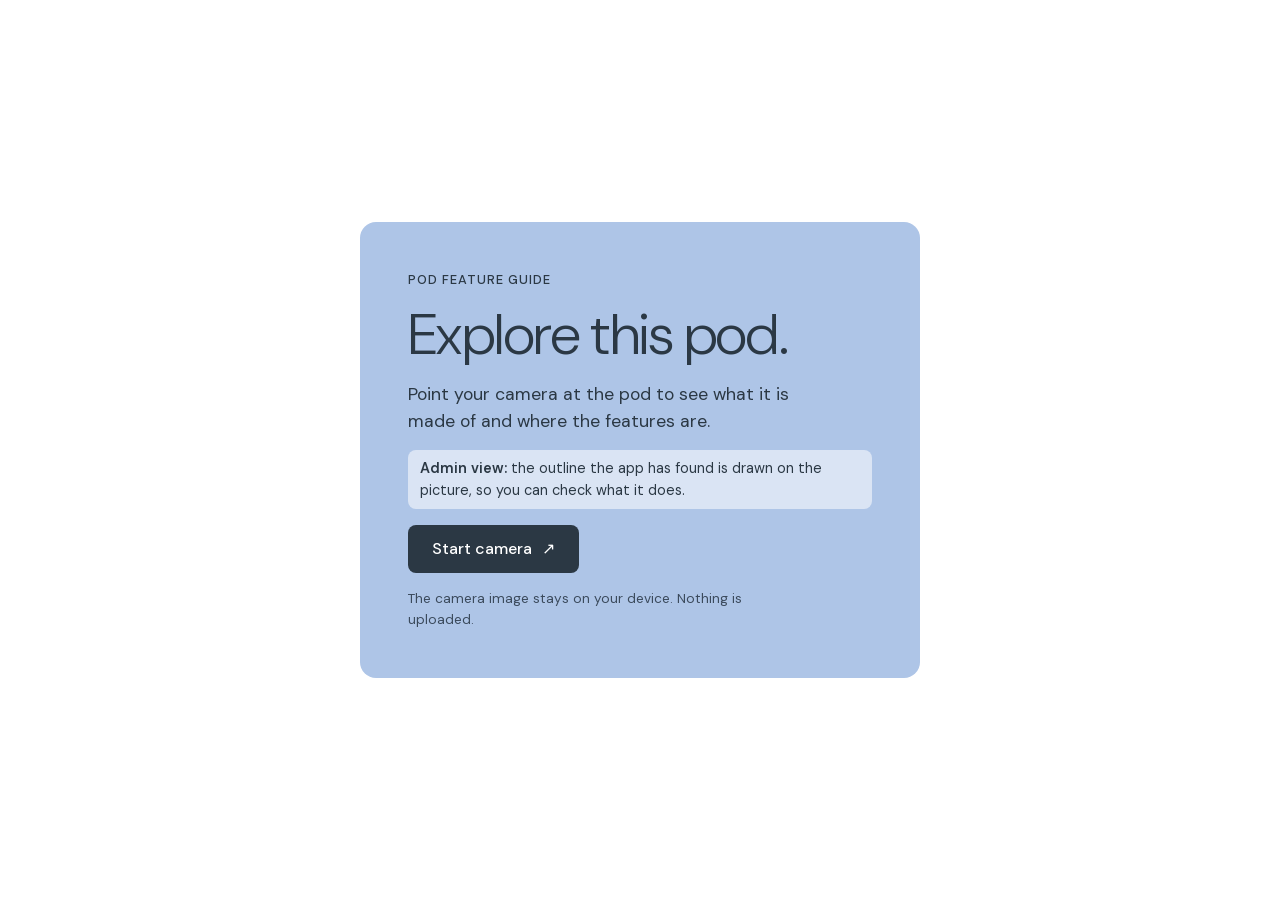
<file: index.html>
<!doctype html>
<html lang="en">
<head>
  <meta charset="utf-8">
  <meta name="viewport" content="width=device-width, initial-scale=1, viewport-fit=cover">
  <meta name="theme-color" content="#ffffff">
  <title>Pod Feature Guide (admin view)</title>
  <link rel="stylesheet" href="css/style.css">
</head>
<body>
  <section id="start">
    <div class="card">
      <p class="eyebrow">Pod feature guide</p>
      <h1>Explore this pod.</h1>
      <p class="lead">Point your camera at the pod to see what it is made of and where the features are.</p>
      <p class="admin-note"><strong>Admin view:</strong> the outline the app has found is drawn on the picture, so you can check what it does.</p>
      <button id="startBtn" type="button">Start camera <span aria-hidden="true">&#8599;</span></button>
      <p id="error" role="alert" hidden></p>
      <small>The camera image stays on your device. Nothing is uploaded.</small>
    </div>
  </section>

  <main id="stage" hidden>
    <video id="video" playsinline muted autoplay></video>
    <canvas id="overlay"></canvas>
    <div id="hotspots"></div>

    <div id="hint" role="status"></div>

    <div class="cam-controls">
      <button id="camBtn" type="button" hidden aria-label="Camera settings" aria-haspopup="true">
        <svg viewBox="0 0 24 24" width="22" height="22" aria-hidden="true" fill="none" stroke="currentColor" stroke-width="1.8"><path d="M4 8a2 2 0 0 1 2-2h1.2l.9-1.4A2 2 0 0 1 9.8 3.6h4.4a2 2 0 0 1 1.7 1L16.8 6H18a2 2 0 0 1 2 2v9a2 2 0 0 1-2 2H6a2 2 0 0 1-2-2V8Z"/><circle cx="12" cy="12.5" r="3.4"/></svg>
      </button>
      <div id="camPanel" hidden>
        <div id="camLenses" hidden></div>
        <label id="camZoomRow"><span id="camZoomLabel">Zoom</span><input id="camZoom" type="range" hidden></label>
      </div>
    </div>

    <div class="toolbar">
      <button id="resetBtn" type="button">Find pod again</button>
    </div>

    <aside id="sheet" hidden aria-live="polite">
      <button id="sheetClose" type="button" aria-label="Close">&times;</button>
      <h2 id="sheetTitle"></h2>
      <p id="sheetText"></p>
      <a id="sheetLink" target="_blank" rel="noopener">Open feature page &#8599;</a>
    </aside>

  </main>

    <div id="viewer" hidden role="dialog" aria-modal="true" aria-labelledby="viewerTitle">
      <div class="viewer-bar">
        <button id="viewerClose" type="button"><span aria-hidden="true">&larr;</span> Back to camera</button>
        <span id="viewerTitle"></span>
        <a id="viewerOpen" target="_blank" rel="noopener">Open in browser &#8599;</a>
      </div>
      <div class="viewer-body">
        <p id="viewerLoading">Loading&hellip;</p>
        <img id="viewerImg" alt="" hidden>
        <iframe id="viewerFrame" title="Feature page" referrerpolicy="no-referrer"
          sandbox="allow-scripts allow-same-origin allow-forms allow-popups allow-popups-to-escape-sandbox"></iframe>
      </div>
    </div>

  <script type="module" src="js/app.js"></script>
</body>
</html>
</file>
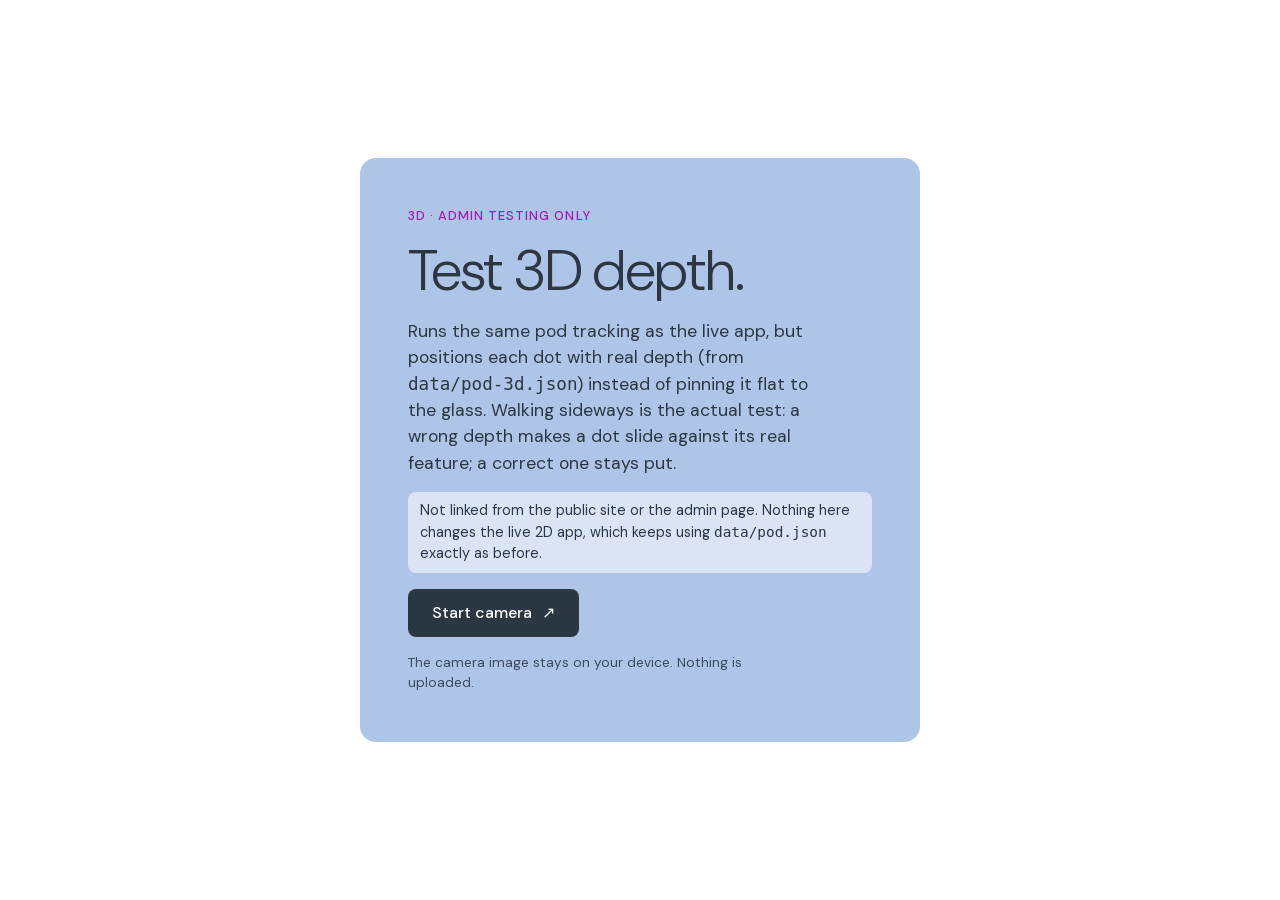
<file: admin3d/index.html>
<!doctype html>
<html lang="en">
<head>
  <meta charset="utf-8">
  <meta name="viewport" content="width=device-width, initial-scale=1, viewport-fit=cover">
  <meta name="theme-color" content="#ffffff">
  <title>3D pod test (admin)</title>
  <link rel="stylesheet" href="../css/style.css">
  <link rel="stylesheet" href="style3d.css">
</head>
<body>
  <section id="start">
    <div class="card">
      <p class="eyebrow badge3d">3D &middot; admin testing only</p>
      <h1>Test 3D depth.</h1>
      <p class="lead">Runs the same pod tracking as the live app, but positions each dot with real depth
        (from <code>data/pod-3d.json</code>) instead of pinning it flat to the glass. Walking sideways is the
        actual test: a wrong depth makes a dot slide against its real feature; a correct one stays put.</p>
      <p class="admin-note">Not linked from the public site or the admin page. Nothing here changes the live
        2D app, which keeps using <code>data/pod.json</code> exactly as before.</p>
      <button id="startBtn" type="button">Start camera <span aria-hidden="true">&#8599;</span></button>
      <p id="error" role="alert" hidden></p>
      <small>The camera image stays on your device. Nothing is uploaded.</small>
    </div>
  </section>

  <main id="stage" hidden>
    <video id="video" playsinline muted autoplay></video>
    <canvas id="overlay"></canvas>
    <div id="hotspots"></div>

    <div class="cam-controls">
      <button id="camBtn" type="button" hidden aria-label="Camera settings" aria-haspopup="true">
        <svg viewBox="0 0 24 24" width="22" height="22" aria-hidden="true" fill="none" stroke="currentColor" stroke-width="1.8"><path d="M4 8a2 2 0 0 1 2-2h1.2l.9-1.4A2 2 0 0 1 9.8 3.6h4.4a2 2 0 0 1 1.7 1L16.8 6H18a2 2 0 0 1 2 2v9a2 2 0 0 1-2 2H6a2 2 0 0 1-2-2V8Z"/><circle cx="12" cy="12.5" r="3.4"/></svg>
      </button>
      <div id="camPanel" hidden>
        <div id="camLenses" hidden></div>
        <label id="camZoomRow"><span id="camZoomLabel">Zoom</span><input id="camZoom" type="range" hidden></label>
      </div>
    </div>

    <div id="diag"></div>
    <div id="hint" role="status"></div>
    <div class="toolbar">
      <button id="resetBtn" type="button">Find pod again</button>
    </div>

    <aside id="sheet" hidden aria-live="polite">
      <button id="sheetClose" type="button" aria-label="Close">&times;</button>
      <h2 id="sheetTitle"></h2>
      <p id="sheetText"></p>
      <a id="sheetLink" target="_blank" rel="noopener">Open feature page &#8599;</a>
    </aside>
  </main>

  <script type="module" src="app3d.js"></script>
</body>
</html>
</file>
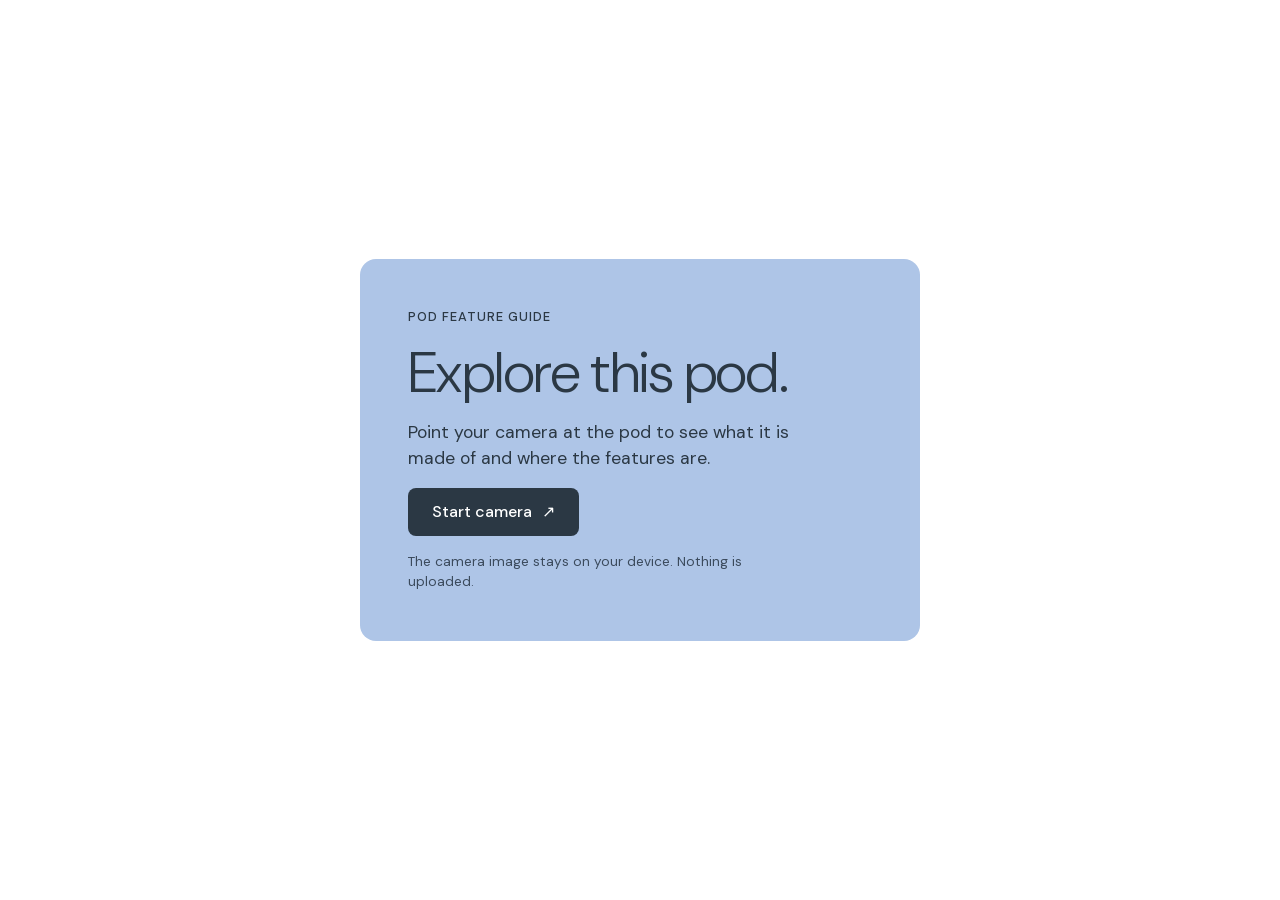
<file: user/index.html>
<!doctype html>
<html lang="en" data-mode="user">
<head>
  <meta charset="utf-8">
  <meta name="viewport" content="width=device-width, initial-scale=1, viewport-fit=cover">
  <meta name="theme-color" content="#ffffff">
  <title>Pod Feature Guide</title>
  <link rel="stylesheet" href="../css/style.css">
</head>
<body>
  <section id="start">
    <div class="card">
      <p class="eyebrow">Pod feature guide</p>
      <h1>Explore this pod.</h1>
      <p class="lead">Point your camera at the pod to see what it is made of and where the features are.</p>
      <button id="startBtn" type="button">Start camera <span aria-hidden="true">&#8599;</span></button>
      <p id="error" role="alert" hidden></p>
      <small>The camera image stays on your device. Nothing is uploaded.</small>
    </div>
  </section>

  <main id="stage" hidden>
    <video id="video" playsinline muted autoplay></video>
    <canvas id="overlay"></canvas>
    <div id="hotspots"></div>

    <div id="hint" role="status"></div>

    <div class="cam-controls">
      <button id="camBtn" type="button" hidden aria-label="Camera settings" aria-haspopup="true">
        <svg viewBox="0 0 24 24" width="22" height="22" aria-hidden="true" fill="none" stroke="currentColor" stroke-width="1.8"><path d="M4 8a2 2 0 0 1 2-2h1.2l.9-1.4A2 2 0 0 1 9.8 3.6h4.4a2 2 0 0 1 1.7 1L16.8 6H18a2 2 0 0 1 2 2v9a2 2 0 0 1-2 2H6a2 2 0 0 1-2-2V8Z"/><circle cx="12" cy="12.5" r="3.4"/></svg>
      </button>
      <div id="camPanel" hidden>
        <div id="camLenses" hidden></div>
        <label id="camZoomRow"><span id="camZoomLabel">Zoom</span><input id="camZoom" type="range" hidden></label>
      </div>
    </div>

    <div class="toolbar">
      <button id="resetBtn" type="button">Scan again</button>
    </div>

    <aside id="sheet" hidden aria-live="polite">
      <button id="sheetClose" type="button" aria-label="Close">&times;</button>
      <h2 id="sheetTitle"></h2>
      <p id="sheetText"></p>
      <a id="sheetLink" target="_blank" rel="noopener">Open feature page &#8599;</a>
    </aside>

  </main>

    <div id="viewer" hidden role="dialog" aria-modal="true" aria-labelledby="viewerTitle">
      <div class="viewer-bar">
        <button id="viewerClose" type="button"><span aria-hidden="true">&larr;</span> Back to camera</button>
        <span id="viewerTitle"></span>
        <a id="viewerOpen" target="_blank" rel="noopener">Open in browser &#8599;</a>
      </div>
      <div class="viewer-body">
        <p id="viewerLoading">Loading&hellip;</p>
        <img id="viewerImg" alt="" hidden>
        <iframe id="viewerFrame" title="Feature page" referrerpolicy="no-referrer"
          sandbox="allow-scripts allow-same-origin allow-forms allow-popups allow-popups-to-escape-sandbox"></iframe>
      </div>
    </div>

  <script type="module" src="../js/app.js"></script>
</body>
</html>
</file>
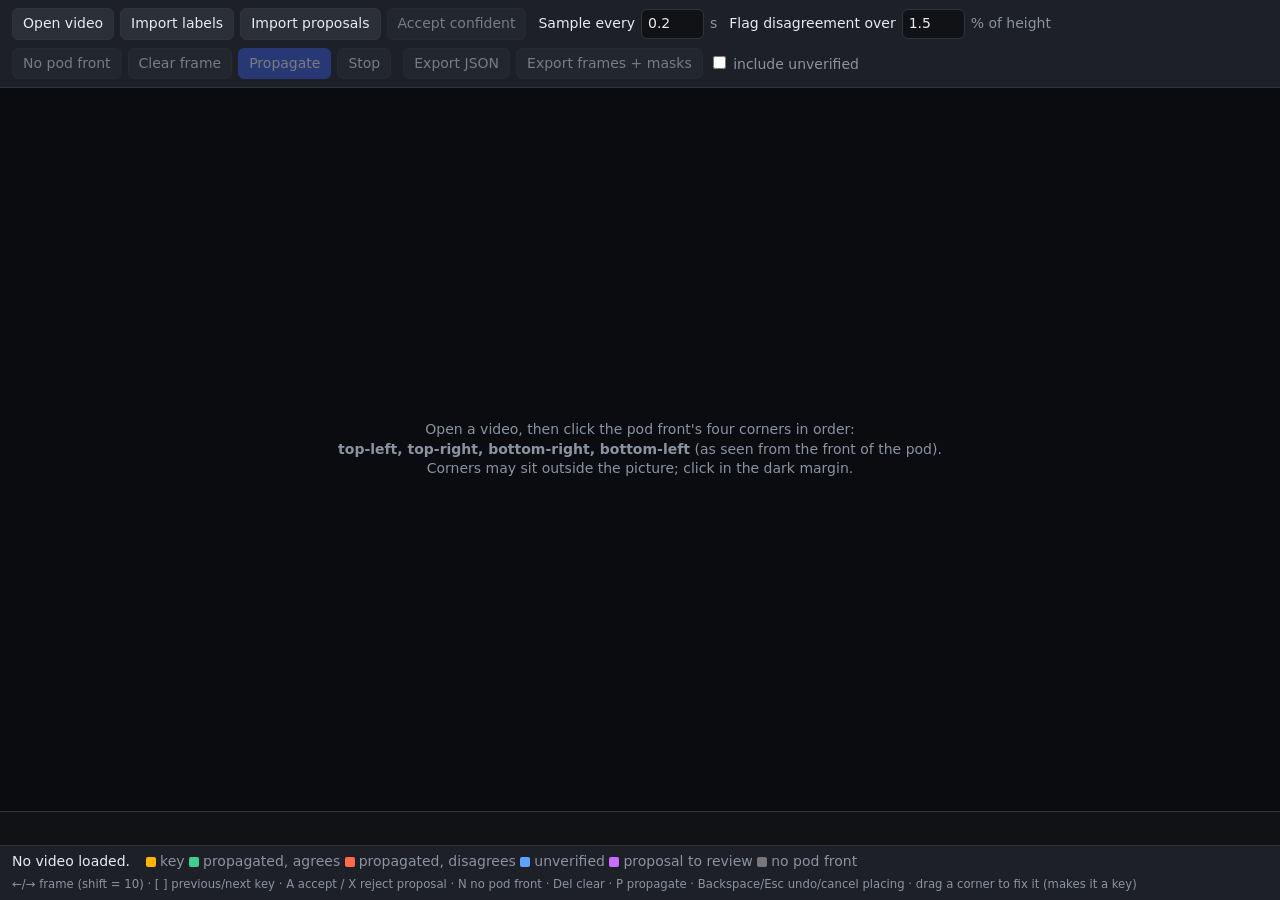
<file: tools/label.html>
<!doctype html>
<html lang="en">
<head>
  <meta charset="utf-8">
  <meta name="viewport" content="width=device-width, initial-scale=1">
  <title>Pod front labeller</title>
  <style>
    :root { --bg: #14161a; --panel: #1d2026; --line: #2f343d; --fg: #e8eaee; --dim: #8b93a1; --key: #ffb400; --ok: #3ecf8e; --warn: #ff6b4a; --unv: #5ea1ff; }
    * { box-sizing: border-box; }
    html, body { height: 100%; margin: 0; background: var(--bg); color: var(--fg); font: 14px/1.4 system-ui, sans-serif; }
    body { display: grid; grid-template-rows: auto 1fr auto auto; height: 100dvh; }
    header { display: flex; flex-wrap: wrap; gap: 8px 12px; align-items: center; padding: 8px 12px; background: var(--panel); border-bottom: 1px solid var(--line); }
    header .grp { display: flex; gap: 6px; align-items: center; }
    button, label.btn { background: #2a2f38; color: var(--fg); border: 1px solid var(--line); border-radius: 6px; padding: 5px 10px; font: inherit; cursor: pointer; }
    button:hover:not(:disabled), label.btn:hover { background: #343a45; }
    button:disabled { opacity: .45; cursor: default; }
    button.primary { background: #3557d6; border-color: #3557d6; }
    input[type=number] { width: 4.5em; background: #101216; color: var(--fg); border: 1px solid var(--line); border-radius: 6px; padding: 4px 6px; font: inherit; }
    small, .dim { color: var(--dim); }
    #stage { position: relative; min-height: 0; }
    #view { position: absolute; inset: 0; width: 100%; height: 100%; touch-action: none; cursor: crosshair; }
    video { display: none; }
    #timeline { width: 100%; height: 34px; display: block; cursor: pointer; background: #101216; border-top: 1px solid var(--line); }
    footer { padding: 6px 12px 8px; background: var(--panel); border-top: 1px solid var(--line); display: flex; flex-wrap: wrap; gap: 4px 16px; }
    #status { font-variant-numeric: tabular-nums; }
    .sw { display: inline-block; width: 10px; height: 10px; border-radius: 2px; margin-right: 4px; vertical-align: -1px; }
    #empty[hidden] { display: none; }
    #empty { position: absolute; inset: 0; display: grid; place-items: center; text-align: center; color: var(--dim); pointer-events: none; padding: 24px; }
  </style>
</head>
<body>
  <header>
    <div class="grp">
      <label class="btn">Open video<input id="file" type="file" accept="video/*" hidden></label>
      <label class="btn">Import labels<input id="importFile" type="file" accept="application/json" hidden></label>
      <label class="btn">Import proposals<input id="propFile" type="file" accept="application/json" hidden></label>
      <button id="acceptOk" disabled title="Accept every confident (auto_ok) proposal">Accept confident</button>
    </div>
    <div class="grp"><label for="step">Sample every</label><input id="step" type="number" min="0.05" max="2" step="0.05" value="0.2"><span class="dim">s</span></div>
    <div class="grp"><label for="warn">Flag disagreement over</label><input id="warn" type="number" min="0.1" max="20" step="0.1" value="1.5"><span class="dim">% of height</span></div>
    <div class="grp">
      <button id="none" disabled title="N">No pod front</button>
      <button id="clear" disabled title="Delete">Clear frame</button>
      <button id="propagate" class="primary" disabled title="P">Propagate</button>
      <button id="stop" disabled>Stop</button>
    </div>
    <div class="grp">
      <button id="exportJson" disabled>Export JSON</button>
      <button id="exportDir" disabled>Export frames + masks</button>
      <label class="dim"><input id="incUnv" type="checkbox"> include unverified</label>
    </div>
  </header>

  <div id="stage">
    <canvas id="view"></canvas>
    <div id="empty"><div>Open a video, then click the pod front's four corners in order:<br><b>top-left, top-right, bottom-right, bottom-left</b> (as seen from the front of the pod).<br>Corners may sit outside the picture; click in the dark margin.</div></div>
  </div>
  <video id="video" muted playsinline preload="auto"></video>

  <canvas id="timeline"></canvas>
  <footer>
    <span id="status" role="status">No video loaded.</span>
    <span class="dim"><span class="sw" style="background:var(--key)"></span>key
      <span class="sw" style="background:var(--ok)"></span>propagated, agrees
      <span class="sw" style="background:var(--warn)"></span>propagated, disagrees
      <span class="sw" style="background:var(--unv)"></span>unverified
      <span class="sw" style="background:#c86bff"></span>proposal to review
      <span class="sw" style="background:#777"></span>no pod front</span>
    <small>&larr;/&rarr; frame (shift = 10) &middot; [ ] previous/next key &middot; A accept / X reject proposal &middot; N no pod front &middot; Del clear &middot; P propagate &middot; Backspace/Esc undo/cancel placing &middot; drag a corner to fix it (makes it a key)</small>
  </footer>

  <script type="module" src="label.js"></script>
</body>
</html>
</file>
<file: css/style.css>
@import url(fonts/fonts.css);

/* Look and feel follows silen.com: white pages, deep slate text, pale blue-grey surfaces, one soft blue
   accent, 8px buttons and 16px cards, an airy geometric sans (DM Sans stands in for their PP Object Sans). */
:root {
  --ink: #2b3844;
  --ink-2: #3b4a5c;
  --ink-3: #6b7a89;
  --surface: #eff2f4;
  --line: #dde3e8;
  --paper: #ffffff;
  --blue: #aec5e7;
  --blue-ink: #3366a4;
  --r-btn: 8px;
  --r-card: 16px;
  --shadow: 0 6px 24px rgba(43, 56, 68, 0.18);
  --gutter: 16px;
  --font: "DM Sans", system-ui, -apple-system, "Segoe UI", Roboto, sans-serif;
}

* { box-sizing: border-box; }

html, body {
  margin: 0;
  height: 100%;
  background: var(--paper);
  color: var(--ink);
  font-family: var(--font);
  font-size: 16px;
  line-height: 1.5;
  overflow: hidden;
  overscroll-behavior: none;
  -webkit-font-smoothing: antialiased;
}

button, a { font: inherit; }

/* ---------- start screen ---------- */

#start {
  height: 100%;
  display: flex;
  align-items: center;
  justify-content: center;
  padding: var(--gutter);
  background: var(--paper);
}
#start .card {
  width: 100%;
  max-width: 560px;
  padding: clamp(24px, 6vw, 48px);
  border-radius: var(--r-card);
  background: var(--blue);
  display: flex;
  flex-direction: column;
  align-items: flex-start;
  gap: 16px;
}
.eyebrow {
  margin: 0;
  font-size: 0.8rem;
  font-weight: 500;
  letter-spacing: 0.08em;
  text-transform: uppercase;
  color: var(--ink);
}
#start h1 {
  margin: 0;
  font-size: clamp(2.4rem, 11vw, 3.6rem);
  font-weight: 300;
  line-height: 1.05;
  letter-spacing: -0.01em;
}
#start .lead { margin: 0; max-width: 34ch; font-size: 1.1rem; color: var(--ink); }
#start .admin-note {
  margin: 0;
  padding: 8px 12px;
  border-radius: var(--r-btn);
  background: rgba(255, 255, 255, 0.55);
  font-size: 0.9rem;
}
#start small { color: var(--ink-2); font-size: 0.85rem; max-width: 40ch; }
#error { margin: 0; color: #b42318; font-weight: 500; }

/* ---------- buttons ---------- */

#startBtn, #sheetLink {
  appearance: none;
  display: inline-flex;
  align-items: center;
  gap: 10px;
  border: 0;
  border-radius: var(--r-btn);
  background: var(--ink);
  color: #fff;
  font-weight: 500;
  padding: 12px 24px;
  min-height: 48px;
  text-decoration: none;
  cursor: pointer;
  transition: background 0.15s;
}
#startBtn:hover, #sheetLink:hover { background: #1f2a34; }
#startBtn:focus-visible, #sheetLink:focus-visible, #resetBtn:focus-visible, #sheetClose:focus-visible, .hotspot:focus-visible {
  outline: 3px solid var(--blue-ink);
  outline-offset: 2px;
}

/* ---------- camera view ---------- */

#stage { position: fixed; inset: 0; touch-action: none; background: #000; }
#stage[hidden], #start[hidden], #sheet[hidden], #error[hidden] { display: none; }

#video {
  position: absolute; inset: 0;
  width: 100%; height: 100%;
  object-fit: cover;
  background: #000;
}
#overlay, #hotspots { position: absolute; inset: 0; width: 100%; height: 100%; pointer-events: none; }

#hint {
  position: absolute;
  top: max(var(--gutter), env(safe-area-inset-top));
  left: var(--gutter); right: var(--gutter);
  max-width: 480px;
  margin: 0 auto;
  padding: 12px 16px;
  border-radius: 12px;
  background: var(--paper);
  color: var(--ink);
  box-shadow: var(--shadow);
  text-align: center;
  font-size: 0.95rem;
  font-weight: 500;
  pointer-events: none;
}
#hint:empty { display: none; }

.toolbar {
  position: absolute;
  bottom: max(var(--gutter), env(safe-area-inset-bottom));
  left: var(--gutter);
}
#resetBtn {
  appearance: none;
  border: 0;
  border-radius: var(--r-btn);
  background: var(--surface);
  color: var(--ink);
  font-weight: 500;
  padding: 12px 20px;
  min-height: 44px;
  cursor: pointer;
  box-shadow: var(--shadow);
}
#resetBtn:hover { background: #e4e9ed; }

/* ---------- numbered dots ---------- */

.hotspot {
  position: absolute;
  left: 0; top: 0;
  width: 44px; height: 44px;           /* comfortable tap target */
  margin: -22px 0 0 -22px;
  border: 0; padding: 0;
  border-radius: 50%;
  background: transparent;
  pointer-events: auto;
  cursor: pointer;
  will-change: transform;
}
.hotspot::before {                      /* visible dot: white with dark numeral, readable on any picture */
  content: attr(data-n);
  position: absolute; inset: 9px;
  display: grid; place-items: center;
  border-radius: 50%;
  background: var(--paper);
  color: var(--ink);
  font-weight: 500; font-size: 0.85rem;
  box-shadow: 0 0 0 3px rgba(174, 197, 231, 0.9), 0 2px 10px rgba(43, 56, 68, 0.45);
}
.hotspot::after {                       /* pulse ring */
  content: "";
  position: absolute; inset: 9px;
  border-radius: 50%;
  border: 2px solid var(--paper);
  animation: pulse 1.8s ease-out infinite;
}
.hotspot.active::before { background: var(--ink); color: #fff; }
@keyframes pulse {
  from { transform: scale(1); opacity: 0.9; }
  to   { transform: scale(2.2); opacity: 0; }
}
@media (prefers-reduced-motion: reduce) { .hotspot::after { animation: none; } #sheet { animation: none; } }

/* ---------- feature card ---------- */

#sheet {
  position: absolute;
  left: var(--gutter); right: var(--gutter);
  bottom: max(var(--gutter), env(safe-area-inset-bottom));
  max-width: 480px;
  margin: 0 auto;
  padding: 24px 24px 24px;
  border-radius: var(--r-card);
  background: var(--paper);
  color: var(--ink);
  box-shadow: var(--shadow);
  animation: rise 0.18s ease-out;
}
#sheet h2 { margin: 0 40px 8px 0; font-size: 1.5rem; font-weight: 400; line-height: 1.2; }
#sheet p { margin: 0 0 16px; color: var(--ink-2); }
#sheet p:empty { display: none; }
#sheet a { display: inline-flex; }
#sheetClose {
  position: absolute; top: 10px; right: 10px;
  width: 44px; height: 44px;
  border: 0; border-radius: var(--r-btn);
  background: var(--surface); color: var(--ink);
  font-size: 1.5rem; line-height: 1; cursor: pointer;
}
@keyframes rise { from { transform: translateY(16px); opacity: 0; } to { transform: none; opacity: 1; } }

/* ---------- in-app page viewer ---------- */

#viewer {
  position: fixed; inset: 0;
  z-index: 20;
  touch-action: auto;                    /* the page inside must be able to scroll */
  display: flex;
  flex-direction: column;
  background: var(--paper);
  color: var(--ink);
}
#viewer[hidden] { display: none; }
.viewer-bar {
  flex: none;
  display: flex;
  align-items: center;
  gap: 12px;
  padding: max(10px, env(safe-area-inset-top)) var(--gutter) 10px;
  border-bottom: 1px solid var(--line);
  background: var(--paper);
}
#viewerClose, #viewerOpen {
  flex: none;
  appearance: none;
  border: 0;
  border-radius: var(--r-btn);
  background: var(--surface);
  color: var(--ink);
  font-weight: 500;
  font-size: 0.95rem;
  padding: 10px 14px;
  min-height: 44px;
  display: inline-flex;
  align-items: center;
  gap: 6px;
  text-decoration: none;
  cursor: pointer;
}
#viewerClose { background: var(--ink); color: #fff; }
#viewerClose:hover { background: #1f2a34; }
#viewerOpen:hover { background: #e4e9ed; }
#viewerClose:focus-visible, #viewerOpen:focus-visible { outline: 3px solid var(--blue-ink); outline-offset: 2px; }
#viewerTitle {
  flex: 1;
  min-width: 0;
  overflow: hidden;
  text-overflow: ellipsis;
  white-space: nowrap;
  font-weight: 500;
  text-align: center;
}
.viewer-body { position: relative; flex: 1; min-height: 0; padding-bottom: env(safe-area-inset-bottom); }
#viewerFrame { position: absolute; inset: 0; width: 100%; height: 100%; border: 0; background: var(--paper); }
#viewerLoading { position: absolute; inset: 0; z-index: 1; margin: 0; padding: 24px; text-align: center; display: grid; place-items: center; color: var(--ink-3); pointer-events: none; }
@media (max-width: 460px) {
  #viewerTitle { display: none; }               /* leave the room for the two buttons */
  .viewer-bar { justify-content: space-between; }
}

/* a link that is a photo is shown scaled to fit the screen rather than at full size */
#viewerImg { position: absolute; inset: 0; width: 100%; height: 100%; object-fit: contain; background: var(--surface); }
#viewerImg[hidden], #viewerFrame[hidden] { display: none; }
#viewerLoading[hidden] { display: none; }

/* ---------- camera controls (lens switcher, zoom) ---------- */

.cam-controls {
  position: absolute;
  top: max(var(--gutter), env(safe-area-inset-top));
  right: var(--gutter);
  z-index: 5;
}
#camBtn {
  appearance: none;
  width: 44px; height: 44px;
  border: 0; border-radius: 50%;
  background: var(--paper);
  color: var(--ink);
  box-shadow: var(--shadow);
  display: grid; place-items: center;
  cursor: pointer;
}
#camBtn[hidden] { display: none; }
#camPanel {
  position: absolute;
  top: 52px; right: 0;
  min-width: 200px;
  max-width: calc(100vw - 2 * var(--gutter) - 8px);
  padding: 10px;
  border-radius: var(--r-card);
  background: var(--paper);
  color: var(--ink);
  box-shadow: var(--shadow);
  display: flex;
  flex-direction: column;
  gap: 10px;
}
#camPanel[hidden] { display: none; }
#camLenses { display: flex; flex-direction: column; gap: 4px; }
#camLenses[hidden] { display: none; }
#camLenses button {
  appearance: none;
  border: 0; border-radius: var(--r-btn);
  background: var(--surface);
  color: var(--ink);
  text-align: left;
  padding: 8px 10px;
  font-size: 0.9rem;
  cursor: pointer;
}
#camLenses button.active { background: var(--ink); color: #fff; }
#camZoomRow { display: flex; flex-direction: column; gap: 4px; font-size: 0.8rem; color: var(--ink-2); }
#camZoom[hidden] { display: none; }
#camZoom { width: 100%; accent-color: var(--blue-ink); }
</file>
<file: admin3d/style3d.css>
/* 3D admin test view: same look as the live app (css/style.css), with a distinct accent for 3D dots and a
   small on-screen diagnostic panel that has no place in the production pages. */

.badge3d { color: var(--pink, #a21caf); }

.hotspot3d {
  position: absolute; left: 0; top: 0;
  width: 44px; height: 44px;
  margin: -22px 0 0 -22px;
  border: 0; padding: 0;
  border-radius: 50%;
  background: transparent;
  pointer-events: auto;
  cursor: pointer;
  will-change: transform;
}
.hotspot3d::before {
  content: attr(data-n);
  position: absolute; inset: 9px;
  display: grid; place-items: center;
  border-radius: 50%;
  background: #ff6bd6;
  color: #1a0512;
  font-weight: 700; font-size: 0.85rem;
  box-shadow: 0 0 0 3px rgba(255, 107, 214, 0.35), 0 2px 10px rgba(0, 0, 0, 0.45);
}
.hotspot3d.active::before { background: #fff; }

#diag {
  position: absolute;
  left: var(--gutter); bottom: max(64px, calc(env(safe-area-inset-bottom) + 56px));
  padding: 6px 10px;
  border-radius: 8px;
  background: rgba(20, 10, 24, 0.7);
  color: #ffb6ec;
  font-size: 0.75rem;
  font-variant-numeric: tabular-nums;
  pointer-events: none;
}
#diag:empty { display: none; }
</file>
